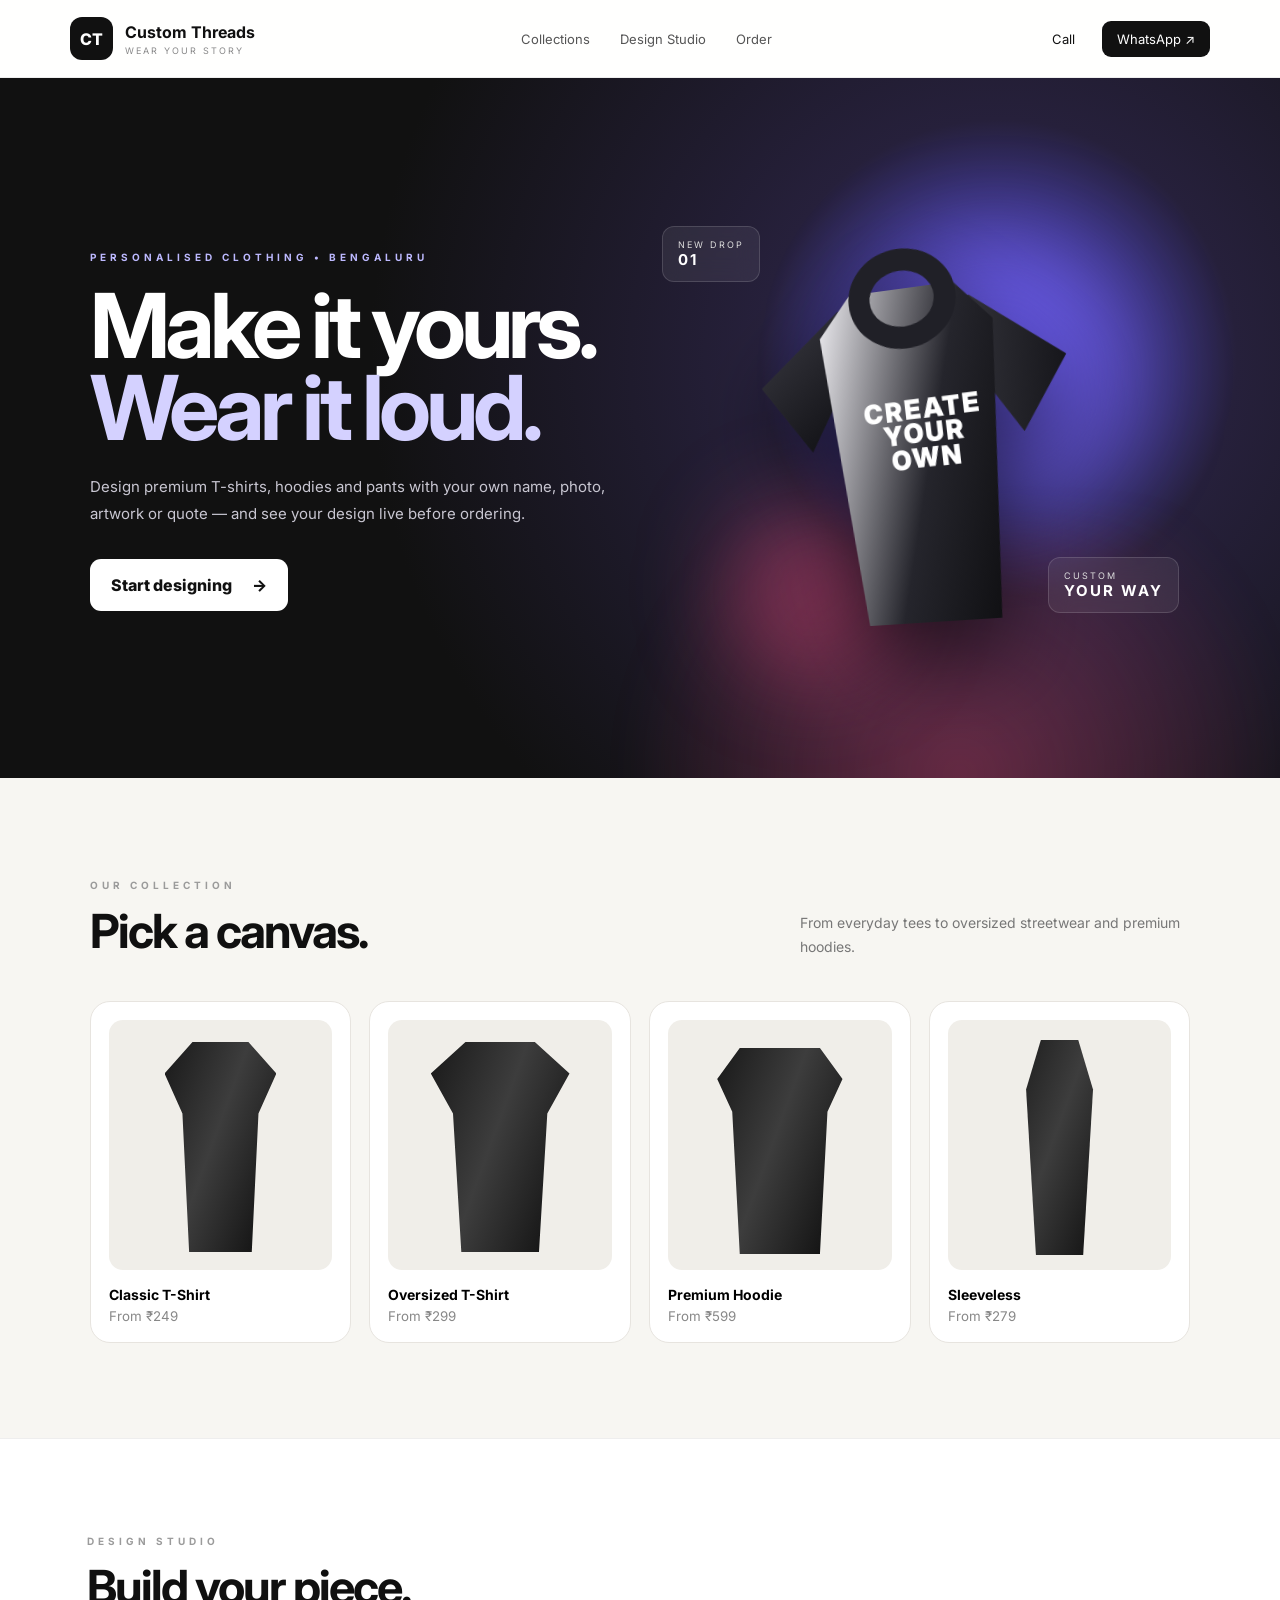
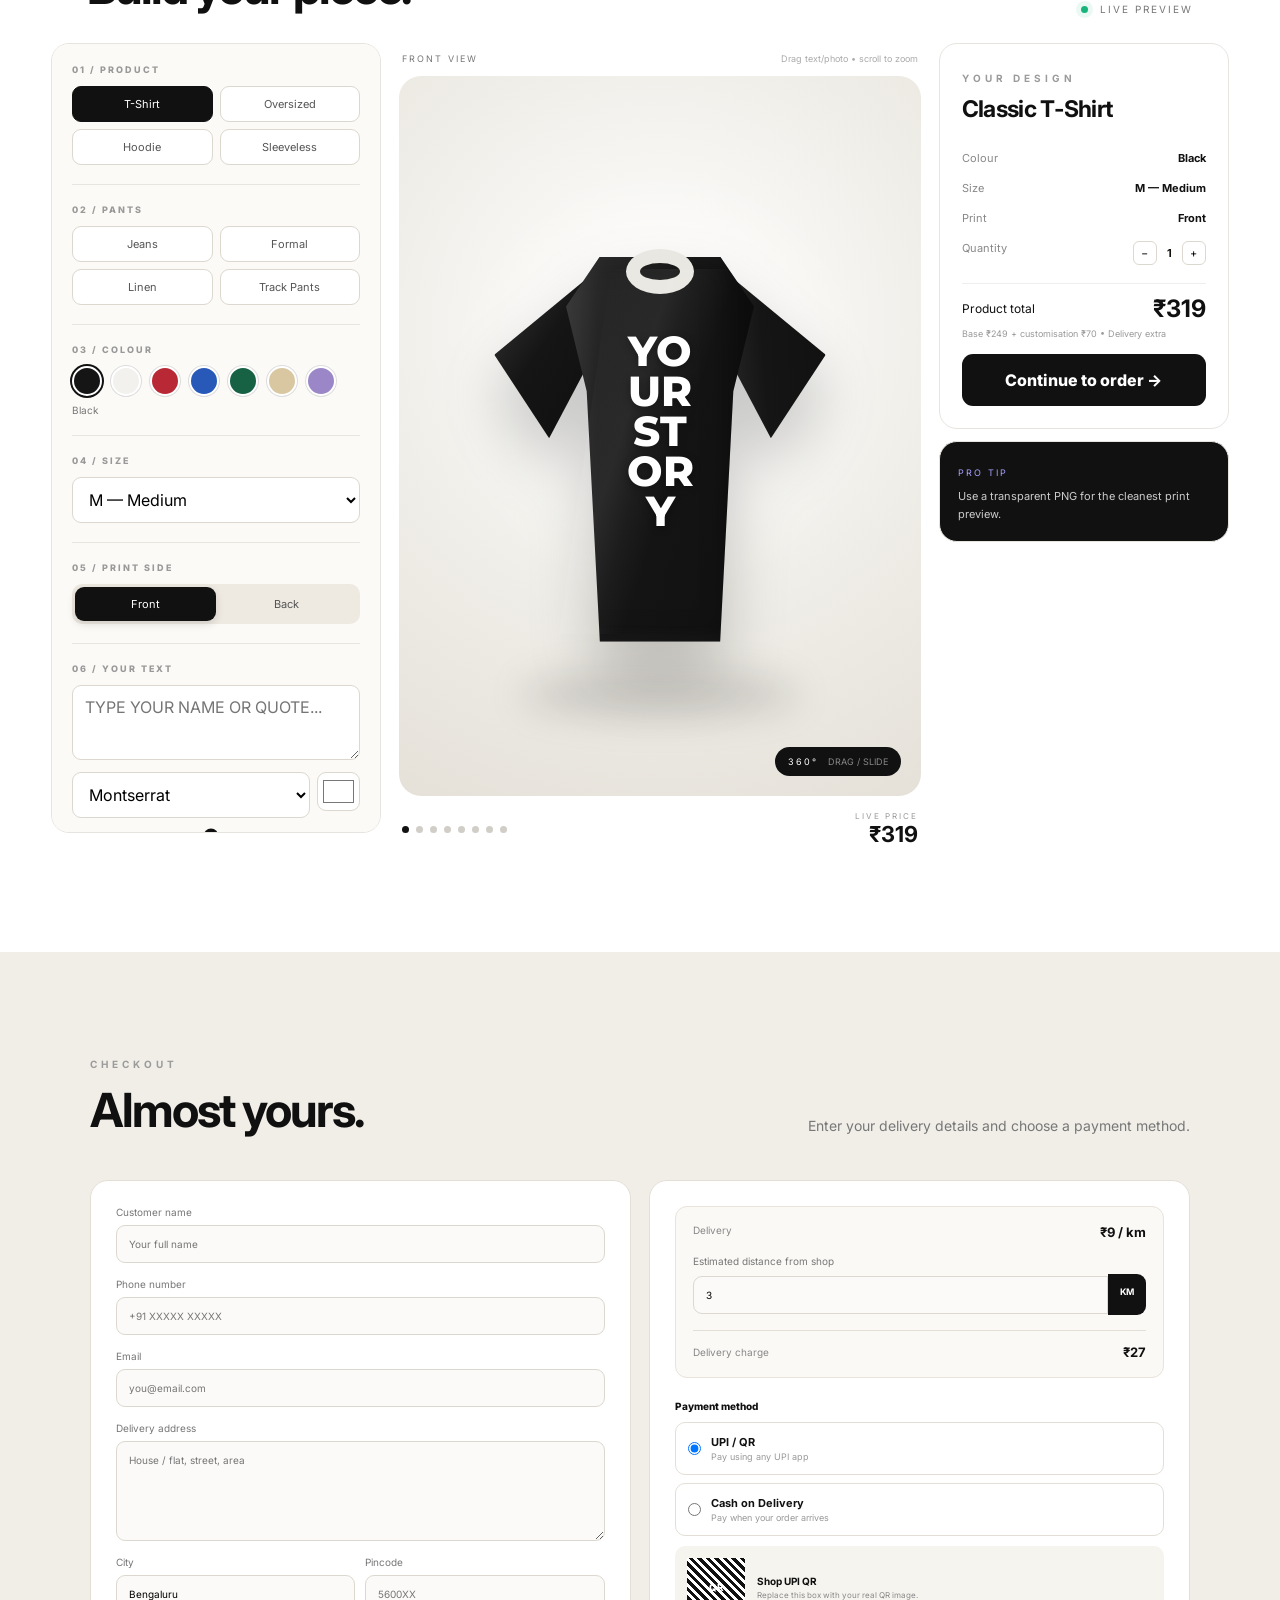
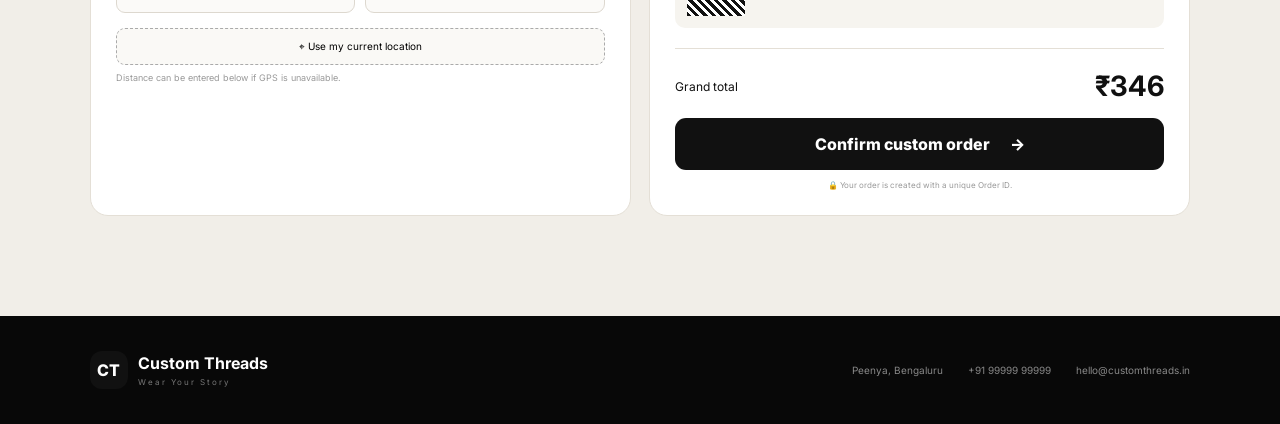
<file: index.html>
<!DOCTYPE html>
<html lang="en">
<head>
  <meta charset="UTF-8">
  <meta name="viewport" content="width=device-width, initial-scale=1.0">

  <title>Custom Threads — Premium Custom Clothing</title>

  <meta
    name="description"
    content="Premium custom T-shirt, hoodie and pants designer."
  >

  <link rel="preconnect" href="https://fonts.googleapis.com">
  <link rel="preconnect" href="https://fonts.gstatic.com" crossorigin>

  <link
    href="https://fonts.googleapis.com/css2?family=Bebas+Neue&family=Inter:wght@400;500;600;700;800&family=Lobster&family=Montserrat:wght@400;600;700;800&family=Oswald:wght@400;600;700&family=Pacifico&family=Poppins:wght@400;500;600;700;800&family=Roboto:wght@400;500;700&display=swap"
    rel="stylesheet"
  >

  <link rel="stylesheet" href="web2.css">
</head>

<body>

<!-- ================= HEADER ================= -->

<header class="topbar">

  <a class="brand" href="#">

    <span class="brand-mark">CT</span>

    <span>
      <strong>Custom Threads</strong>
      <small>WEAR YOUR STORY</small>
    </span>

  </a>

  <nav>
    <a href="#demos">Collections</a>
    <a href="#studio">Design Studio</a>
    <a href="#order">Order</a>
  </nav>

  <div class="top-actions">

    <a href="tel:+919999999999">
      Call
    </a>

    <a
      class="wa"
      href="https://wa.me/919999999999"
      target="_blank"
      rel="noopener"
    >
      WhatsApp ↗
    </a>

  </div>

</header>


<!-- ================= HERO ================= -->

<section class="hero">

  <div class="hero-copy">

    <span class="eyebrow">
      PERSONALISED CLOTHING • BENGALURU
    </span>

    <h1>
      Make it yours.
      <br>
      <em>Wear it loud.</em>
    </h1>

    <p>
      Design premium T-shirts, hoodies and pants with your own
      name, photo, artwork or quote — and see your design live
      before ordering.
    </p>

    <a class="primary-btn" href="#studio">
      Start designing
      <span>→</span>
    </a>

  </div>


  <div
    class="hero-stage"
    aria-label="Animated clothing showcase"
  >

    <div class="glow glow-a"></div>
    <div class="glow glow-b"></div>

    <div class="floating-card card-one">
      NEW DROP
      <br>
      <b>01</b>
    </div>

    <div class="floating-card card-two">
      CUSTOM
      <br>
      <b>YOUR WAY</b>
    </div>


    <div
      class="hero-garment garment-hoodie"
      data-hero="hoodie"
    >

      <div class="hero-hood"></div>

      <div class="hero-body"></div>

      <div class="hero-sleeve hs-left"></div>

      <div class="hero-sleeve hs-right"></div>

      <div class="hero-print">
        CREATE
        <br>
        YOUR
        <br>
        OWN
      </div>

    </div>

  </div>

</section>


<!-- ================= COLLECTION ================= -->

<section id="demos" class="section demos">

  <div class="section-head">

    <div>

      <span class="eyebrow">
        OUR COLLECTION
      </span>

      <h2>
        Pick a canvas.
      </h2>

    </div>

    <p>
      From everyday tees to oversized streetwear
      and premium hoodies.
    </p>

  </div>


  <div class="collection-grid">

    <button
      class="collection-card"
      data-product="tshirt"
    >

      <span class="mini-garment mini-tee"></span>

      <strong>
        Classic T-Shirt
      </strong>

      <small>
        From ₹249
      </small>

    </button>


    <button
      class="collection-card"
      data-product="oversized"
    >

      <span class="mini-garment mini-oversized"></span>

      <strong>
        Oversized T-Shirt
      </strong>

      <small>
        From ₹299
      </small>

    </button>


    <button
      class="collection-card"
      data-product="hoodie"
    >

      <span class="mini-garment mini-hoodie"></span>

      <strong>
        Premium Hoodie
      </strong>

      <small>
        From ₹599
      </small>

    </button>


    <button
      class="collection-card"
      data-product="sleeveless"
    >

      <span class="mini-garment mini-sleeveless"></span>

      <strong>
        Sleeveless
      </strong>

      <small>
        From ₹279
      </small>

    </button>

  </div>

</section>


<!-- ================= DESIGN STUDIO ================= -->

<section id="studio" class="studio-section">

  <div class="section-head studio-title">

    <div>

      <span class="eyebrow">
        DESIGN STUDIO
      </span>

      <h2>
        Build your piece.
      </h2>

    </div>

    <div class="studio-status">
      <span></span>
      LIVE PREVIEW
    </div>

  </div>


  <div class="studio-layout">


    <!-- ================= CONTROLS ================= -->

    <aside class="control-panel">


      <!-- PRODUCT -->

      <div class="control-group">

        <label class="control-label">
          01 / PRODUCT
        </label>

        <div class="pill-grid product-grid">

          <button
            class="pill active"
            data-product="tshirt"
          >
            T-Shirt
          </button>

          <button
            class="pill"
            data-product="oversized"
          >
            Oversized
          </button>

          <button
            class="pill"
            data-product="hoodie"
          >
            Hoodie
          </button>

          <button
            class="pill"
            data-product="sleeveless"
          >
            Sleeveless
          </button>

        </div>

      </div>


      <!-- PANTS -->

      <div class="control-group">

        <label class="control-label">
          02 / PANTS
        </label>

        <div class="pill-grid product-grid">

          <button
            class="pill"
            data-product="jeans"
          >
            Jeans
          </button>

          <button
            class="pill"
            data-product="formal"
          >
            Formal
          </button>

          <button
            class="pill"
            data-product="linen"
          >
            Linen
          </button>

          <button
            class="pill"
            data-product="track"
          >
            Track Pants
          </button>

        </div>

      </div>


      <!-- COLOUR -->

      <div class="control-group">

        <label class="control-label">
          03 / COLOUR
        </label>

        <div class="swatches" id="swatches">

          <button
            class="swatch active"
            data-name="Black"
            data-color="#151515"
            style="--sw:#151515"
          ></button>

          <button
            class="swatch"
            data-name="White"
            data-color="#f2f1ed"
            style="--sw:#f2f1ed"
          ></button>

          <button
            class="swatch"
            data-name="Red"
            data-color="#b92835"
            style="--sw:#b92835"
          ></button>

          <button
            class="swatch"
            data-name="Royal Blue"
            data-color="#2859b8"
            style="--sw:#2859b8"
          ></button>

          <button
            class="swatch"
            data-name="Forest"
            data-color="#176144"
            style="--sw:#176144"
          ></button>

          <button
            class="swatch"
            data-name="Cream"
            data-color="#d9c7a2"
            style="--sw:#d9c7a2"
          ></button>

          <button
            class="swatch"
            data-name="Lavender"
            data-color="#9b87c7"
            style="--sw:#9b87c7"
          ></button>

        </div>

        <div
          class="selected-note"
          id="colourName"
        >
          Black
        </div>

      </div>


      <!-- SIZE -->

      <div class="control-group">

        <label class="control-label">
          04 / SIZE
        </label>

        <div class="select-wrap">

          <select id="size">

            <option>
              S — Small
            </option>

            <option selected>
              M — Medium
            </option>

            <option>
              L — Large
            </option>

            <option>
              XL — Extra Large
            </option>

            <option>
              XXL — 2XL
            </option>

            <option>
              3XL — 3XL
            </option>

          </select>

        </div>

      </div>


      <!-- SIDE -->

      <div class="control-group">

        <label class="control-label">
          05 / PRINT SIDE
        </label>

        <div class="segmented">

          <button
            class="active"
            data-side="front"
          >
            Front
          </button>

          <button
            data-side="back"
          >
            Back
          </button>

        </div>

      </div>


      <!-- TEXT -->

      <div class="control-group">

        <label class="control-label">
          06 / YOUR TEXT
        </label>

        <textarea
          id="customText"
          maxlength="80"
          placeholder="TYPE YOUR NAME OR QUOTE..."
        ></textarea>


        <div class="tool-row">

          <select
            id="fontStyle"
            aria-label="Font"
          >

            <option value="Montserrat">
              Montserrat
            </option>

            <option value="Poppins">
              Poppins
            </option>

            <option value="Bebas Neue">
              Bebas Neue
            </option>

            <option value="Oswald">
              Oswald
            </option>

            <option value="Roboto">
              Roboto
            </option>

            <option value="Lobster">
              Lobster
            </option>

            <option value="Pacifico">
              Pacifico
            </option>

          </select>


          <input
            id="textColor"
            type="color"
            value="#ffffff"
            title="Text colour"
          >

        </div>


        <div class="range-row">

          <span>
            Text size
          </span>

          <input
            id="textSize"
            type="range"
            min="14"
            max="100"
            value="42"
          >

          <b id="textSizeValue">
            42
          </b>

        </div>


        <div class="format-row">

          <button
            id="boldBtn"
            class="format-btn active"
          >
            B
          </button>

          <button
            id="italicBtn"
            class="format-btn"
          >
            <i>I</i>
          </button>

          <button
            id="centerTextBtn"
            class="format-btn"
          >
            Center
          </button>

        </div>

      </div>


      <!-- PHOTO -->

      <div class="control-group">

        <label class="control-label">
          07 / PHOTO
        </label>

        <label class="upload-area">

          <input
            id="photoUpload"
            type="file"
            accept="image/png,image/jpeg,image/webp"
          >

          <span class="upload-icon">
            ＋
          </span>

          <span>

            <b>
              Upload artwork / photo
            </b>

            <small>
              PNG, JPG, WEBP
            </small>

          </span>

        </label>


        <button
          id="removePhoto"
          class="ghost-btn"
        >
          Remove photo
        </button>

      </div>


      <!-- POSITION -->

      <div class="control-group">

        <label class="control-label">
          08 / DESIGN POSITION
        </label>


        <div class="range-row">

          <span>
            Horizontal
          </span>

          <input
            id="posX"
            type="range"
            min="0"
            max="100"
            value="50"
          >

          <b id="posXValue">
            50%
          </b>

        </div>


        <div class="range-row">

          <span>
            Vertical
          </span>

          <input
            id="posY"
            type="range"
            min="0"
            max="100"
            value="48"
          >

          <b id="posYValue">
            48%
          </b>

        </div>


        <div class="range-row">

          <span>
            Photo size
          </span>

          <input
            id="photoSize"
            type="range"
            min="10"
            max="90"
            value="35"
          >

          <b id="photoSizeValue">
            35%
          </b>

        </div>

      </div>


      <!-- 360 VIEW -->

      <div class="control-group">

        <label class="control-label">
          09 / 360° VIEW
        </label>

        <div class="range-row">

          <span>
            Rotate
          </span>

          <input
            id="rotate360"
            type="range"
            min="0"
            max="360"
            value="0"
          >

          <b id="rotateValue">
            0°
          </b>

        </div>


        <div class="rotation-presets">

          <button data-rotation="0">
            Front
          </button>

          <button data-rotation="90">
            Side
          </button>

          <button data-rotation="180">
            Back
          </button>

          <button data-rotation="270">
            Side
          </button>

        </div>

      </div>

    </aside>


    <!-- ================= VIEWER ================= -->

    <main class="viewer-panel">

      <div class="viewer-toolbar">

        <span id="viewLabel">
          FRONT VIEW
        </span>

        <span class="hint">
          Drag text/photo • scroll to zoom
        </span>

      </div>


      <div
        class="viewer"
        id="viewer"
      >

        <div class="floor-shadow"></div>


        <div
          class="product-stage"
          id="productStage"
        >

          <div
            class="garment garment-tshirt"
            id="garment"
          >

            <div class="garment-hood"></div>

            <div class="garment-left"></div>

            <div class="garment-right"></div>

            <div class="garment-collar"></div>

            <div class="garment-body"></div>

            <div class="garment-pocket"></div>

            <div class="fabric-shine"></div>


            <div
              class="print-surface"
              id="printSurface"
            >

              <div
                class="design-item design-text"
                id="designText"
              >
                YOUR
                <br>
                STORY
              </div>


              <img
                class="design-item design-photo"
                id="designPhoto"
                alt="Uploaded artwork"
              >

            </div>

          </div>

        </div>


        <div class="viewer-badge">

          360°

          <span>
            DRAG / SLIDE
          </span>

        </div>

      </div>


      <div class="viewer-bottom">

        <div class="angle-dots">

          <button
            data-rotation="0"
            class="active"
          ></button>

          <button data-rotation="45"></button>

          <button data-rotation="90"></button>

          <button data-rotation="135"></button>

          <button data-rotation="180"></button>

          <button data-rotation="225"></button>

          <button data-rotation="270"></button>

          <button data-rotation="315"></button>

        </div>


        <div class="live-price">

          <small>
            LIVE PRICE
          </small>

          <strong id="price">
            ₹299
          </strong>

        </div>

      </div>

    </main>


    <!-- ================= SUMMARY ================= -->

    <aside class="summary-panel">

      <div class="summary-card">

        <span class="eyebrow">
          YOUR DESIGN
        </span>

        <h3 id="summaryProduct">
          Classic T-Shirt
        </h3>


        <div class="summary-line">

          <span>
            Colour
          </span>

          <b id="summaryColor">
            Black
          </b>

        </div>


        <div class="summary-line">

          <span>
            Size
          </span>

          <b id="summarySize">
            M — Medium
          </b>

        </div>


        <div class="summary-line">

          <span>
            Print
          </span>

          <b id="summarySide">
            Front
          </b>

        </div>


        <div class="summary-line">

          <span>
            Quantity
          </span>

          <div class="qty">

            <button id="qtyMinus">
              −
            </button>

            <b id="quantity">
              1
            </b>

            <button id="qtyPlus">
              +
            </button>

          </div>

        </div>


        <div class="divider"></div>


        <div class="summary-total">

          <span>
            Product total
          </span>

          <strong id="summaryTotal">
            ₹299
          </strong>

        </div>


        <p
          class="price-note"
          id="priceNote"
        >
          Base ₹249 + customisation ₹50
        </p>


        <a
          class="primary-btn full"
          href="#order"
        >
          Continue to order →
        </a>

      </div>


      <div class="tip-card">

        <span>
          PRO TIP
        </span>

        <p>
          Use a transparent PNG for the cleanest print preview.
        </p>

      </div>

    </aside>

  </div>

</section>


<!-- ================= ORDER ================= -->

<section
  id="order"
  class="order-section"
>

  <div class="order-wrap">

    <div class="section-head">

      <div>

        <span class="eyebrow">
          CHECKOUT
        </span>

        <h2>
          Almost yours.
        </h2>

      </div>

      <p>
        Enter your delivery details and choose a payment method.
      </p>

    </div>


    <form
      id="orderForm"
      class="order-grid"
    >

      <div class="form-card">

        <label>

          Customer name

          <input
            id="customerName"
            required
            placeholder="Your full name"
          >

        </label>


        <label>

          Phone number

          <input
            id="phone"
            required
            inputmode="tel"
            placeholder="+91 XXXXX XXXXX"
          >

        </label>


        <label>

          Email

          <input
            id="email"
            type="email"
            required
            placeholder="you@email.com"
          >

        </label>


        <label>

          Delivery address

          <textarea
            id="address"
            required
            placeholder="House / flat, street, area"
          ></textarea>

        </label>


        <div class="two-col">

          <label>

            City

            <input
              id="city"
              required
              value="Bengaluru"
            >

          </label>


          <label>

            Pincode

            <input
              id="pincode"
              required
              inputmode="numeric"
              placeholder="5600XX"
            >

          </label>

        </div>


        <button
          type="button"
          class="location-btn"
          id="locationBtn"
        >
          ⌖ Use my current location
        </button>


        <div
          id="locationStatus"
          class="location-status"
        >
          Distance can be entered below if GPS is unavailable.
        </div>

      </div>


      <div class="form-card">


        <div class="delivery-box">

          <div>

            <span>
              Delivery
            </span>

            <strong>
              ₹9 / km
            </strong>

          </div>


          <label>

            Estimated distance from shop

            <div class="km-input">

              <input
                id="distance"
                type="number"
                min="0"
                step="0.1"
                value="3"
              >

              <b>
                KM
              </b>

            </div>

          </label>


          <div class="delivery-total">

            <span>
              Delivery charge
            </span>

            <strong id="deliveryCharge">
              ₹27
            </strong>

          </div>

        </div>


        <div class="payment-title">
          Payment method
        </div>


        <label class="payment-option">

          <input
            type="radio"
            name="payment"
            value="UPI"
            checked
          >

          <span>

            <b>
              UPI / QR
            </b>

            <small>
              Pay using any UPI app
            </small>

          </span>

        </label>


        <label class="payment-option">

          <input
            type="radio"
            name="payment"
            value="COD"
          >

          <span>

            <b>
              Cash on Delivery
            </b>

            <small>
              Pay when your order arrives
            </small>

          </span>

        </label>


        <div
          id="qrBox"
          class="qr-box"
        >

          <div class="qr-placeholder">
            QR
          </div>

          <div>

            <b>
              Shop UPI QR
            </b>

            <small>
              Replace this box with your real QR image.
            </small>

          </div>

        </div>


        <div class="checkout-total">

          <span>
            Grand total
          </span>

          <strong id="grandTotal">
            ₹326
          </strong>

        </div>


        <button
          class="primary-btn full order-btn"
          type="submit"
        >

          Confirm custom order

          <span>
            →
          </span>

        </button>


        <p class="secure-note">
          🔒 Your order is created with a unique Order ID.
        </p>

      </div>

    </form>

  </div>

</section>


<!-- ================= SUCCESS ================= -->

<section
  id="successSection"
  class="success-section"
>

  <div class="success-card">

    <div class="success-check">
      ✓
    </div>

    <span class="eyebrow">
      ORDER RECEIVED
    </span>

    <h2>
      It's officially yours.
    </h2>

    <p>
      Share this Order ID with the shop for future tracking.
    </p>


    <div class="order-id-box">

      <small>
        ORDER ID
      </small>

      <strong id="orderId">
        CT-000000
      </strong>

    </div>


    <div class="success-actions">

      <button
        class="ghost-btn"
        onclick="window.print()"
      >
        Print order
      </button>


      <button
        class="primary-btn"
        id="whatsappOrder"
      >
        Send to WhatsApp →
      </button>

    </div>

  </div>

</section>


<!-- ================= FOOTER ================= -->

<footer>

  <div class="footer-brand">

    <span class="brand-mark">
      CT
    </span>

    <div>

      <b>
        Custom Threads
      </b>

      <small>
        Wear Your Story
      </small>

    </div>

  </div>


  <div>

    <span>
      Peenya, Bengaluru
    </span>

    <span>
      +91 99999 99999
    </span>

    <span>
      hello@customthreads.in
    </span>

  </div>

</footer>


<script src="web3.js"></script>

</body>
</html>
</file>
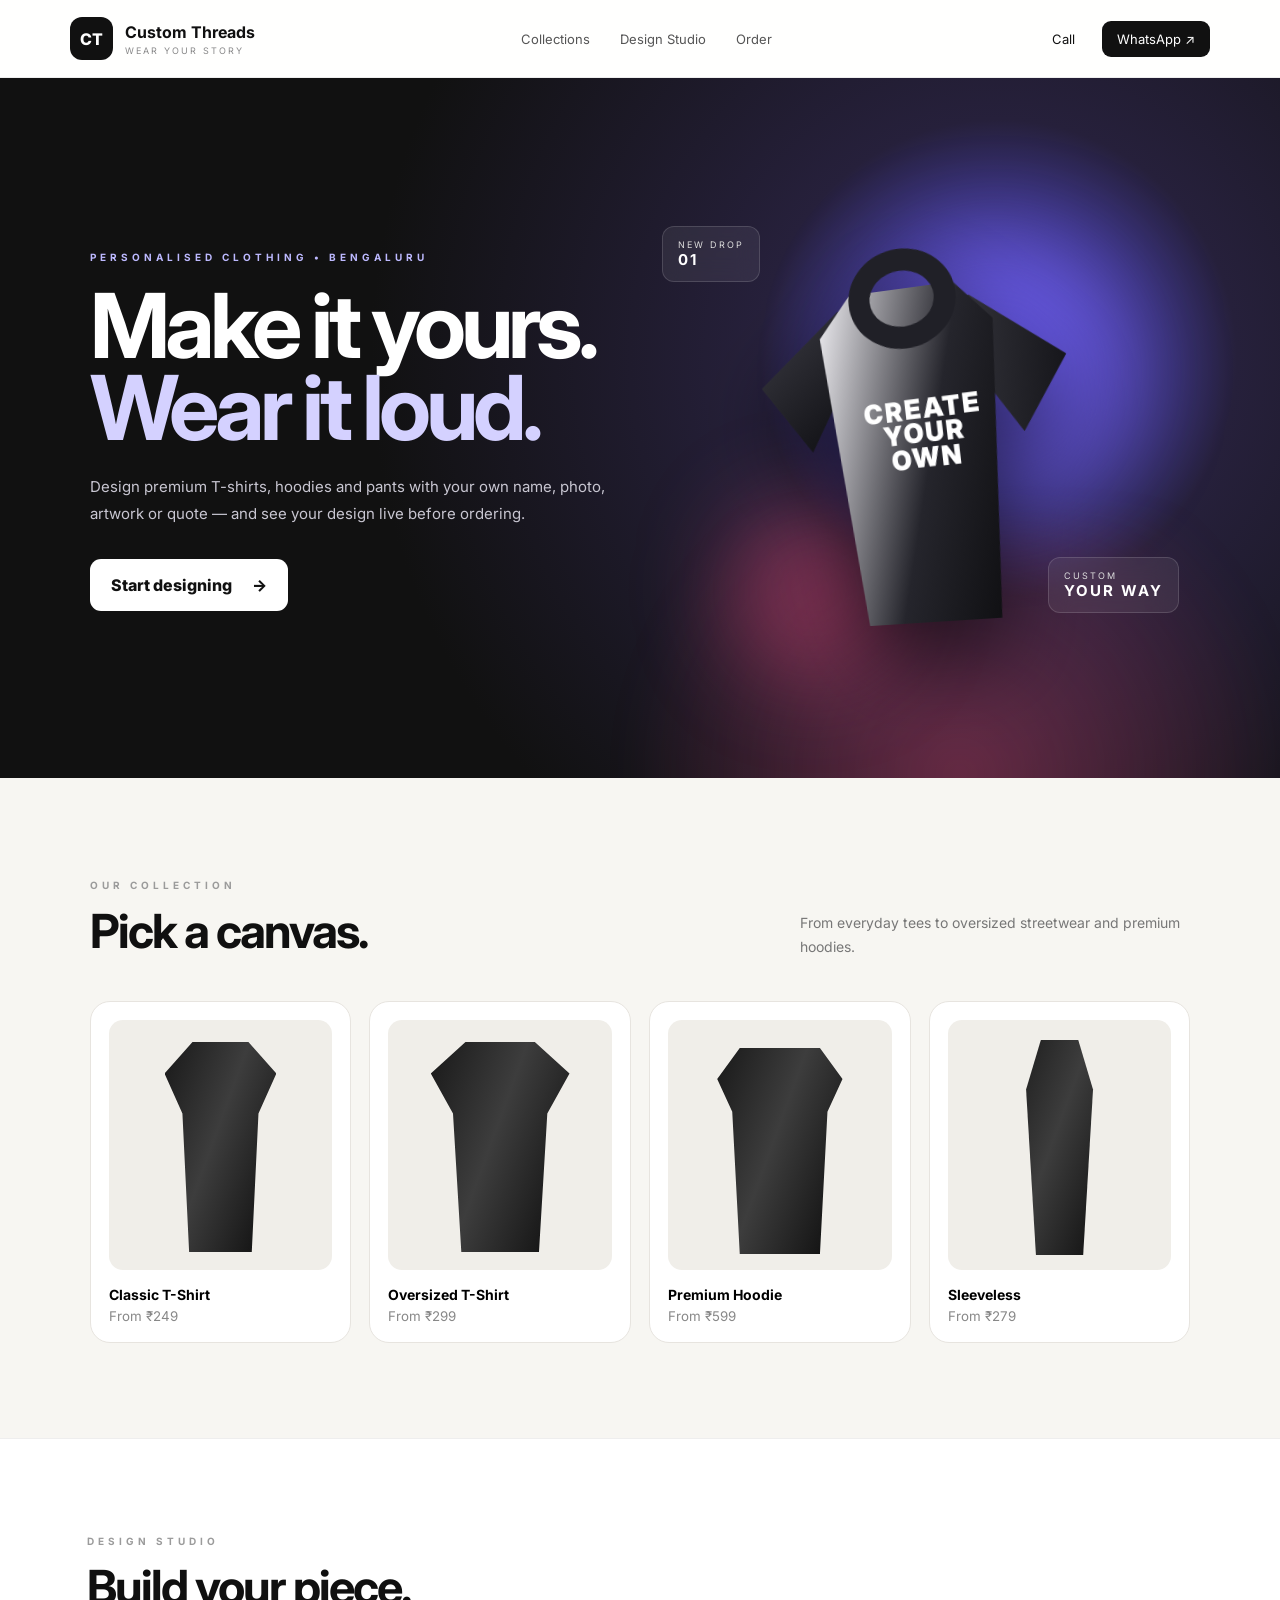
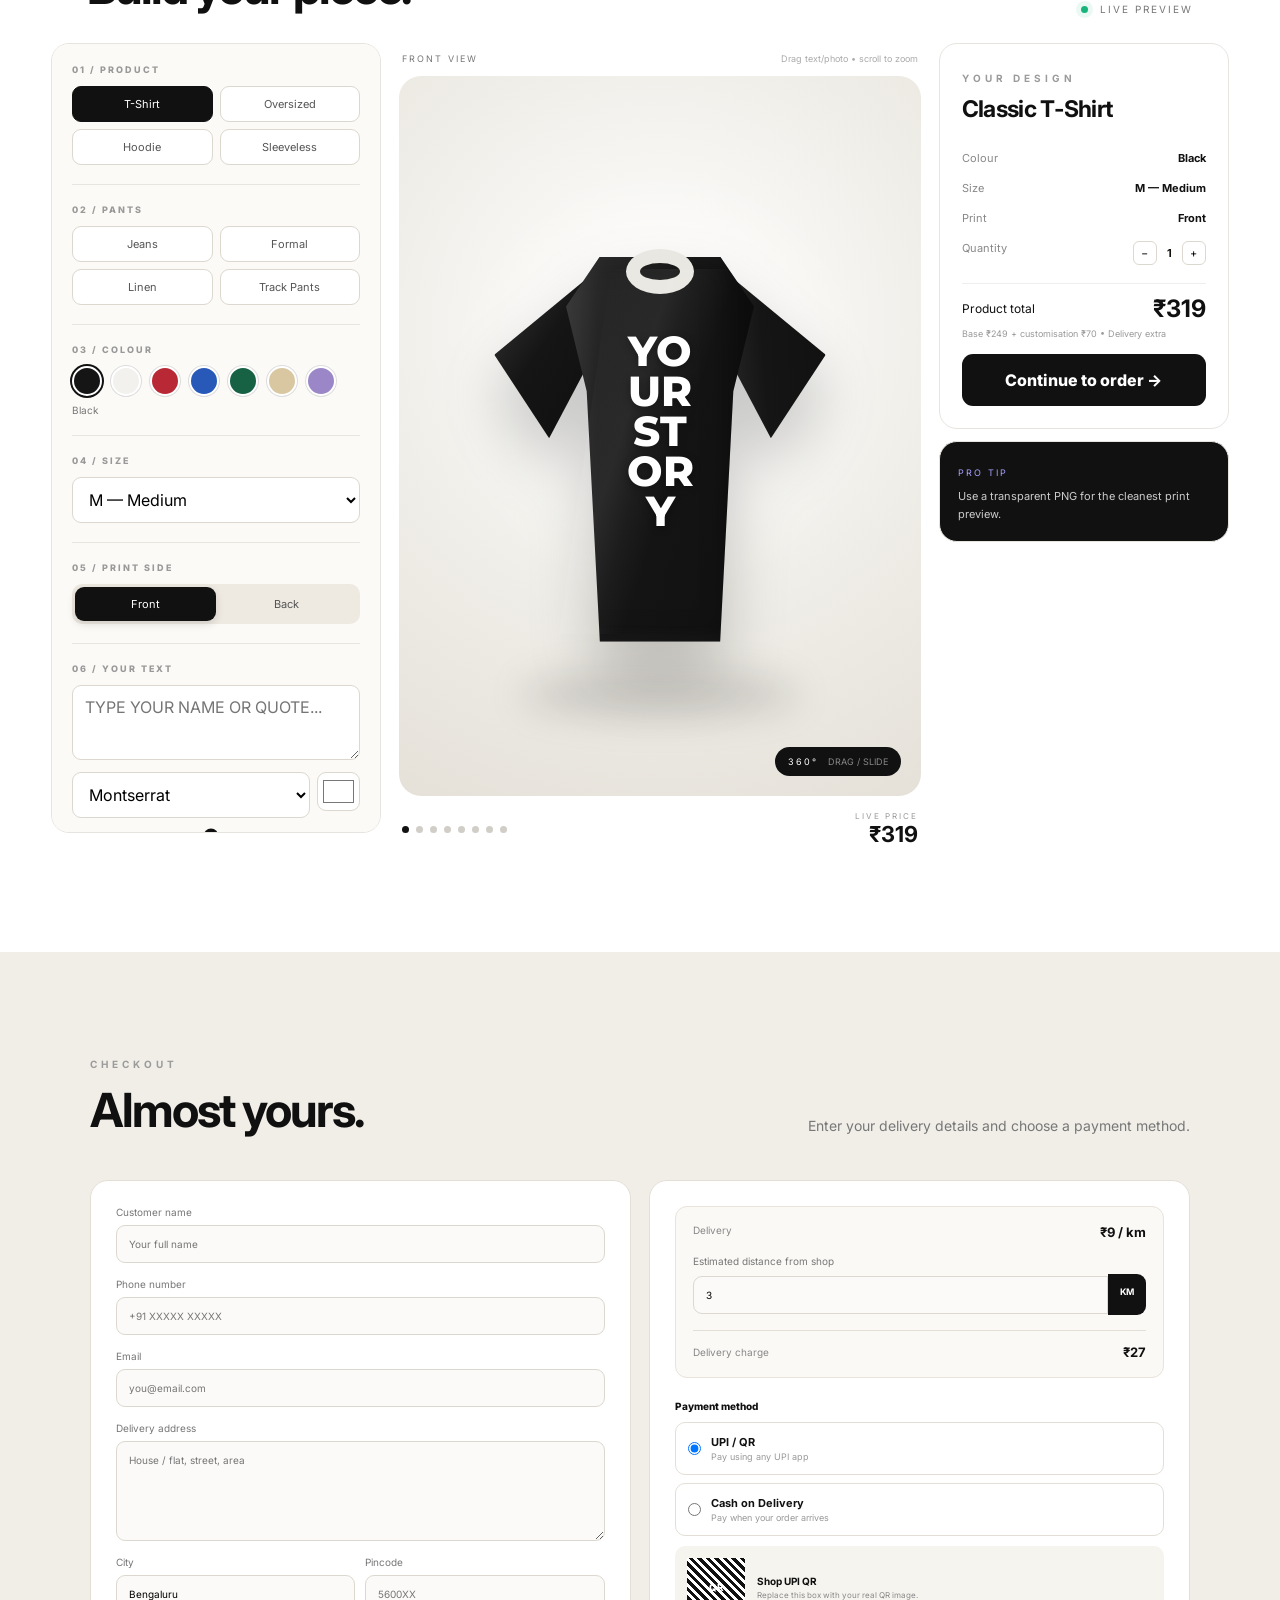
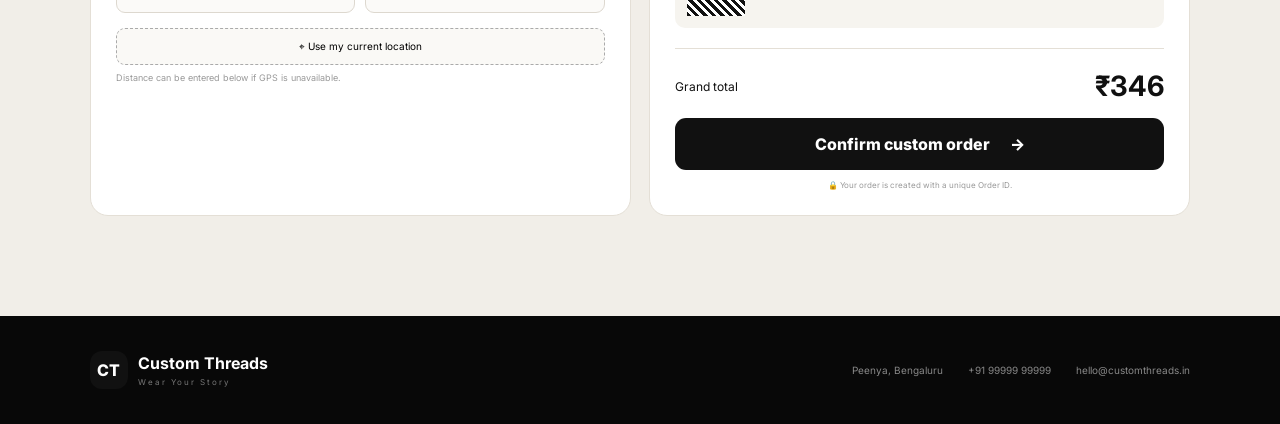
<file: web1.html>
<!DOCTYPE html>
<html lang="en">
<head>
  <meta charset="UTF-8">
  <meta name="viewport" content="width=device-width, initial-scale=1.0">

  <title>Custom Threads — Premium Custom Clothing</title>

  <meta
    name="description"
    content="Premium custom T-shirt, hoodie and pants designer."
  >

  <link rel="preconnect" href="https://fonts.googleapis.com">
  <link rel="preconnect" href="https://fonts.gstatic.com" crossorigin>

  <link
    href="https://fonts.googleapis.com/css2?family=Bebas+Neue&family=Inter:wght@400;500;600;700;800&family=Lobster&family=Montserrat:wght@400;600;700;800&family=Oswald:wght@400;600;700&family=Pacifico&family=Poppins:wght@400;500;600;700;800&family=Roboto:wght@400;500;700&display=swap"
    rel="stylesheet"
  >

  <link rel="stylesheet" href="web2.css">
</head>

<body>

<!-- ================= HEADER ================= -->

<header class="topbar">

  <a class="brand" href="#">

    <span class="brand-mark">CT</span>

    <span>
      <strong>Custom Threads</strong>
      <small>WEAR YOUR STORY</small>
    </span>

  </a>

  <nav>
    <a href="#demos">Collections</a>
    <a href="#studio">Design Studio</a>
    <a href="#order">Order</a>
  </nav>

  <div class="top-actions">

    <a href="tel:+919999999999">
      Call
    </a>

    <a
      class="wa"
      href="https://wa.me/919999999999"
      target="_blank"
      rel="noopener"
    >
      WhatsApp ↗
    </a>

  </div>

</header>


<!-- ================= HERO ================= -->

<section class="hero">

  <div class="hero-copy">

    <span class="eyebrow">
      PERSONALISED CLOTHING • BENGALURU
    </span>

    <h1>
      Make it yours.
      <br>
      <em>Wear it loud.</em>
    </h1>

    <p>
      Design premium T-shirts, hoodies and pants with your own
      name, photo, artwork or quote — and see your design live
      before ordering.
    </p>

    <a class="primary-btn" href="#studio">
      Start designing
      <span>→</span>
    </a>

  </div>


  <div
    class="hero-stage"
    aria-label="Animated clothing showcase"
  >

    <div class="glow glow-a"></div>
    <div class="glow glow-b"></div>

    <div class="floating-card card-one">
      NEW DROP
      <br>
      <b>01</b>
    </div>

    <div class="floating-card card-two">
      CUSTOM
      <br>
      <b>YOUR WAY</b>
    </div>


    <div
      class="hero-garment garment-hoodie"
      data-hero="hoodie"
    >

      <div class="hero-hood"></div>

      <div class="hero-body"></div>

      <div class="hero-sleeve hs-left"></div>

      <div class="hero-sleeve hs-right"></div>

      <div class="hero-print">
        CREATE
        <br>
        YOUR
        <br>
        OWN
      </div>

    </div>

  </div>

</section>


<!-- ================= COLLECTION ================= -->

<section id="demos" class="section demos">

  <div class="section-head">

    <div>

      <span class="eyebrow">
        OUR COLLECTION
      </span>

      <h2>
        Pick a canvas.
      </h2>

    </div>

    <p>
      From everyday tees to oversized streetwear
      and premium hoodies.
    </p>

  </div>


  <div class="collection-grid">

    <button
      class="collection-card"
      data-product="tshirt"
    >

      <span class="mini-garment mini-tee"></span>

      <strong>
        Classic T-Shirt
      </strong>

      <small>
        From ₹249
      </small>

    </button>


    <button
      class="collection-card"
      data-product="oversized"
    >

      <span class="mini-garment mini-oversized"></span>

      <strong>
        Oversized T-Shirt
      </strong>

      <small>
        From ₹299
      </small>

    </button>


    <button
      class="collection-card"
      data-product="hoodie"
    >

      <span class="mini-garment mini-hoodie"></span>

      <strong>
        Premium Hoodie
      </strong>

      <small>
        From ₹599
      </small>

    </button>


    <button
      class="collection-card"
      data-product="sleeveless"
    >

      <span class="mini-garment mini-sleeveless"></span>

      <strong>
        Sleeveless
      </strong>

      <small>
        From ₹279
      </small>

    </button>

  </div>

</section>


<!-- ================= DESIGN STUDIO ================= -->

<section id="studio" class="studio-section">

  <div class="section-head studio-title">

    <div>

      <span class="eyebrow">
        DESIGN STUDIO
      </span>

      <h2>
        Build your piece.
      </h2>

    </div>

    <div class="studio-status">
      <span></span>
      LIVE PREVIEW
    </div>

  </div>


  <div class="studio-layout">


    <!-- ================= CONTROLS ================= -->

    <aside class="control-panel">


      <!-- PRODUCT -->

      <div class="control-group">

        <label class="control-label">
          01 / PRODUCT
        </label>

        <div class="pill-grid product-grid">

          <button
            class="pill active"
            data-product="tshirt"
          >
            T-Shirt
          </button>

          <button
            class="pill"
            data-product="oversized"
          >
            Oversized
          </button>

          <button
            class="pill"
            data-product="hoodie"
          >
            Hoodie
          </button>

          <button
            class="pill"
            data-product="sleeveless"
          >
            Sleeveless
          </button>

        </div>

      </div>


      <!-- PANTS -->

      <div class="control-group">

        <label class="control-label">
          02 / PANTS
        </label>

        <div class="pill-grid product-grid">

          <button
            class="pill"
            data-product="jeans"
          >
            Jeans
          </button>

          <button
            class="pill"
            data-product="formal"
          >
            Formal
          </button>

          <button
            class="pill"
            data-product="linen"
          >
            Linen
          </button>

          <button
            class="pill"
            data-product="track"
          >
            Track Pants
          </button>

        </div>

      </div>


      <!-- COLOUR -->

      <div class="control-group">

        <label class="control-label">
          03 / COLOUR
        </label>

        <div class="swatches" id="swatches">

          <button
            class="swatch active"
            data-name="Black"
            data-color="#151515"
            style="--sw:#151515"
          ></button>

          <button
            class="swatch"
            data-name="White"
            data-color="#f2f1ed"
            style="--sw:#f2f1ed"
          ></button>

          <button
            class="swatch"
            data-name="Red"
            data-color="#b92835"
            style="--sw:#b92835"
          ></button>

          <button
            class="swatch"
            data-name="Royal Blue"
            data-color="#2859b8"
            style="--sw:#2859b8"
          ></button>

          <button
            class="swatch"
            data-name="Forest"
            data-color="#176144"
            style="--sw:#176144"
          ></button>

          <button
            class="swatch"
            data-name="Cream"
            data-color="#d9c7a2"
            style="--sw:#d9c7a2"
          ></button>

          <button
            class="swatch"
            data-name="Lavender"
            data-color="#9b87c7"
            style="--sw:#9b87c7"
          ></button>

        </div>

        <div
          class="selected-note"
          id="colourName"
        >
          Black
        </div>

      </div>


      <!-- SIZE -->

      <div class="control-group">

        <label class="control-label">
          04 / SIZE
        </label>

        <div class="select-wrap">

          <select id="size">

            <option>
              S — Small
            </option>

            <option selected>
              M — Medium
            </option>

            <option>
              L — Large
            </option>

            <option>
              XL — Extra Large
            </option>

            <option>
              XXL — 2XL
            </option>

            <option>
              3XL — 3XL
            </option>

          </select>

        </div>

      </div>


      <!-- SIDE -->

      <div class="control-group">

        <label class="control-label">
          05 / PRINT SIDE
        </label>

        <div class="segmented">

          <button
            class="active"
            data-side="front"
          >
            Front
          </button>

          <button
            data-side="back"
          >
            Back
          </button>

        </div>

      </div>


      <!-- TEXT -->

      <div class="control-group">

        <label class="control-label">
          06 / YOUR TEXT
        </label>

        <textarea
          id="customText"
          maxlength="80"
          placeholder="TYPE YOUR NAME OR QUOTE..."
        ></textarea>


        <div class="tool-row">

          <select
            id="fontStyle"
            aria-label="Font"
          >

            <option value="Montserrat">
              Montserrat
            </option>

            <option value="Poppins">
              Poppins
            </option>

            <option value="Bebas Neue">
              Bebas Neue
            </option>

            <option value="Oswald">
              Oswald
            </option>

            <option value="Roboto">
              Roboto
            </option>

            <option value="Lobster">
              Lobster
            </option>

            <option value="Pacifico">
              Pacifico
            </option>

          </select>


          <input
            id="textColor"
            type="color"
            value="#ffffff"
            title="Text colour"
          >

        </div>


        <div class="range-row">

          <span>
            Text size
          </span>

          <input
            id="textSize"
            type="range"
            min="14"
            max="100"
            value="42"
          >

          <b id="textSizeValue">
            42
          </b>

        </div>


        <div class="format-row">

          <button
            id="boldBtn"
            class="format-btn active"
          >
            B
          </button>

          <button
            id="italicBtn"
            class="format-btn"
          >
            <i>I</i>
          </button>

          <button
            id="centerTextBtn"
            class="format-btn"
          >
            Center
          </button>

        </div>

      </div>


      <!-- PHOTO -->

      <div class="control-group">

        <label class="control-label">
          07 / PHOTO
        </label>

        <label class="upload-area">

          <input
            id="photoUpload"
            type="file"
            accept="image/png,image/jpeg,image/webp"
          >

          <span class="upload-icon">
            ＋
          </span>

          <span>

            <b>
              Upload artwork / photo
            </b>

            <small>
              PNG, JPG, WEBP
            </small>

          </span>

        </label>


        <button
          id="removePhoto"
          class="ghost-btn"
        >
          Remove photo
        </button>

      </div>


      <!-- POSITION -->

      <div class="control-group">

        <label class="control-label">
          08 / DESIGN POSITION
        </label>


        <div class="range-row">

          <span>
            Horizontal
          </span>

          <input
            id="posX"
            type="range"
            min="0"
            max="100"
            value="50"
          >

          <b id="posXValue">
            50%
          </b>

        </div>


        <div class="range-row">

          <span>
            Vertical
          </span>

          <input
            id="posY"
            type="range"
            min="0"
            max="100"
            value="48"
          >

          <b id="posYValue">
            48%
          </b>

        </div>


        <div class="range-row">

          <span>
            Photo size
          </span>

          <input
            id="photoSize"
            type="range"
            min="10"
            max="90"
            value="35"
          >

          <b id="photoSizeValue">
            35%
          </b>

        </div>

      </div>


      <!-- 360 VIEW -->

      <div class="control-group">

        <label class="control-label">
          09 / 360° VIEW
        </label>

        <div class="range-row">

          <span>
            Rotate
          </span>

          <input
            id="rotate360"
            type="range"
            min="0"
            max="360"
            value="0"
          >

          <b id="rotateValue">
            0°
          </b>

        </div>


        <div class="rotation-presets">

          <button data-rotation="0">
            Front
          </button>

          <button data-rotation="90">
            Side
          </button>

          <button data-rotation="180">
            Back
          </button>

          <button data-rotation="270">
            Side
          </button>

        </div>

      </div>

    </aside>


    <!-- ================= VIEWER ================= -->

    <main class="viewer-panel">

      <div class="viewer-toolbar">

        <span id="viewLabel">
          FRONT VIEW
        </span>

        <span class="hint">
          Drag text/photo • scroll to zoom
        </span>

      </div>


      <div
        class="viewer"
        id="viewer"
      >

        <div class="floor-shadow"></div>


        <div
          class="product-stage"
          id="productStage"
        >

          <div
            class="garment garment-tshirt"
            id="garment"
          >

            <div class="garment-hood"></div>

            <div class="garment-left"></div>

            <div class="garment-right"></div>

            <div class="garment-collar"></div>

            <div class="garment-body"></div>

            <div class="garment-pocket"></div>

            <div class="fabric-shine"></div>


            <div
              class="print-surface"
              id="printSurface"
            >

              <div
                class="design-item design-text"
                id="designText"
              >
                YOUR
                <br>
                STORY
              </div>


              <img
                class="design-item design-photo"
                id="designPhoto"
                alt="Uploaded artwork"
              >

            </div>

          </div>

        </div>


        <div class="viewer-badge">

          360°

          <span>
            DRAG / SLIDE
          </span>

        </div>

      </div>


      <div class="viewer-bottom">

        <div class="angle-dots">

          <button
            data-rotation="0"
            class="active"
          ></button>

          <button data-rotation="45"></button>

          <button data-rotation="90"></button>

          <button data-rotation="135"></button>

          <button data-rotation="180"></button>

          <button data-rotation="225"></button>

          <button data-rotation="270"></button>

          <button data-rotation="315"></button>

        </div>


        <div class="live-price">

          <small>
            LIVE PRICE
          </small>

          <strong id="price">
            ₹299
          </strong>

        </div>

      </div>

    </main>


    <!-- ================= SUMMARY ================= -->

    <aside class="summary-panel">

      <div class="summary-card">

        <span class="eyebrow">
          YOUR DESIGN
        </span>

        <h3 id="summaryProduct">
          Classic T-Shirt
        </h3>


        <div class="summary-line">

          <span>
            Colour
          </span>

          <b id="summaryColor">
            Black
          </b>

        </div>


        <div class="summary-line">

          <span>
            Size
          </span>

          <b id="summarySize">
            M — Medium
          </b>

        </div>


        <div class="summary-line">

          <span>
            Print
          </span>

          <b id="summarySide">
            Front
          </b>

        </div>


        <div class="summary-line">

          <span>
            Quantity
          </span>

          <div class="qty">

            <button id="qtyMinus">
              −
            </button>

            <b id="quantity">
              1
            </b>

            <button id="qtyPlus">
              +
            </button>

          </div>

        </div>


        <div class="divider"></div>


        <div class="summary-total">

          <span>
            Product total
          </span>

          <strong id="summaryTotal">
            ₹299
          </strong>

        </div>


        <p
          class="price-note"
          id="priceNote"
        >
          Base ₹249 + customisation ₹50
        </p>


        <a
          class="primary-btn full"
          href="#order"
        >
          Continue to order →
        </a>

      </div>


      <div class="tip-card">

        <span>
          PRO TIP
        </span>

        <p>
          Use a transparent PNG for the cleanest print preview.
        </p>

      </div>

    </aside>

  </div>

</section>


<!-- ================= ORDER ================= -->

<section
  id="order"
  class="order-section"
>

  <div class="order-wrap">

    <div class="section-head">

      <div>

        <span class="eyebrow">
          CHECKOUT
        </span>

        <h2>
          Almost yours.
        </h2>

      </div>

      <p>
        Enter your delivery details and choose a payment method.
      </p>

    </div>


    <form
      id="orderForm"
      class="order-grid"
    >

      <div class="form-card">

        <label>

          Customer name

          <input
            id="customerName"
            required
            placeholder="Your full name"
          >

        </label>


        <label>

          Phone number

          <input
            id="phone"
            required
            inputmode="tel"
            placeholder="+91 XXXXX XXXXX"
          >

        </label>


        <label>

          Email

          <input
            id="email"
            type="email"
            required
            placeholder="you@email.com"
          >

        </label>


        <label>

          Delivery address

          <textarea
            id="address"
            required
            placeholder="House / flat, street, area"
          ></textarea>

        </label>


        <div class="two-col">

          <label>

            City

            <input
              id="city"
              required
              value="Bengaluru"
            >

          </label>


          <label>

            Pincode

            <input
              id="pincode"
              required
              inputmode="numeric"
              placeholder="5600XX"
            >

          </label>

        </div>


        <button
          type="button"
          class="location-btn"
          id="locationBtn"
        >
          ⌖ Use my current location
        </button>


        <div
          id="locationStatus"
          class="location-status"
        >
          Distance can be entered below if GPS is unavailable.
        </div>

      </div>


      <div class="form-card">


        <div class="delivery-box">

          <div>

            <span>
              Delivery
            </span>

            <strong>
              ₹9 / km
            </strong>

          </div>


          <label>

            Estimated distance from shop

            <div class="km-input">

              <input
                id="distance"
                type="number"
                min="0"
                step="0.1"
                value="3"
              >

              <b>
                KM
              </b>

            </div>

          </label>


          <div class="delivery-total">

            <span>
              Delivery charge
            </span>

            <strong id="deliveryCharge">
              ₹27
            </strong>

          </div>

        </div>


        <div class="payment-title">
          Payment method
        </div>


        <label class="payment-option">

          <input
            type="radio"
            name="payment"
            value="UPI"
            checked
          >

          <span>

            <b>
              UPI / QR
            </b>

            <small>
              Pay using any UPI app
            </small>

          </span>

        </label>


        <label class="payment-option">

          <input
            type="radio"
            name="payment"
            value="COD"
          >

          <span>

            <b>
              Cash on Delivery
            </b>

            <small>
              Pay when your order arrives
            </small>

          </span>

        </label>


        <div
          id="qrBox"
          class="qr-box"
        >

          <div class="qr-placeholder">
            QR
          </div>

          <div>

            <b>
              Shop UPI QR
            </b>

            <small>
              Replace this box with your real QR image.
            </small>

          </div>

        </div>


        <div class="checkout-total">

          <span>
            Grand total
          </span>

          <strong id="grandTotal">
            ₹326
          </strong>

        </div>


        <button
          class="primary-btn full order-btn"
          type="submit"
        >

          Confirm custom order

          <span>
            →
          </span>

        </button>


        <p class="secure-note">
          🔒 Your order is created with a unique Order ID.
        </p>

      </div>

    </form>

  </div>

</section>


<!-- ================= SUCCESS ================= -->

<section
  id="successSection"
  class="success-section"
>

  <div class="success-card">

    <div class="success-check">
      ✓
    </div>

    <span class="eyebrow">
      ORDER RECEIVED
    </span>

    <h2>
      It's officially yours.
    </h2>

    <p>
      Share this Order ID with the shop for future tracking.
    </p>


    <div class="order-id-box">

      <small>
        ORDER ID
      </small>

      <strong id="orderId">
        CT-000000
      </strong>

    </div>


    <div class="success-actions">

      <button
        class="ghost-btn"
        onclick="window.print()"
      >
        Print order
      </button>


      <button
        class="primary-btn"
        id="whatsappOrder"
      >
        Send to WhatsApp →
      </button>

    </div>

  </div>

</section>


<!-- ================= FOOTER ================= -->

<footer>

  <div class="footer-brand">

    <span class="brand-mark">
      CT
    </span>

    <div>

      <b>
        Custom Threads
      </b>

      <small>
        Wear Your Story
      </small>

    </div>

  </div>


  <div>

    <span>
      Peenya, Bengaluru
    </span>

    <span>
      +91 99999 99999
    </span>

    <span>
      hello@customthreads.in
    </span>

  </div>

</footer>


<script src="web3.js"></script>

</body>
</html>
</file>
<file: web2.css>
*{
  box-sizing:border-box;
  margin:0;
  padding:0;
}

:root{
  --ink:#101010;
  --muted:#777;
  --line:#e7e4df;
  --paper:#f7f6f2;
  --card:#fff;
  --accent:#ff4d7d;
  --accent2:#7357ff;
  --green:#0b8f68;
}

html{
  scroll-behavior:smooth;
}

body{
  font-family:Inter,Arial,sans-serif;
  background:var(--paper);
  color:var(--ink);
  overflow-x:hidden;
}

button,
input,
textarea,
select{
  font:inherit;
}

button,
a{
  cursor:pointer;
}

a{
  text-decoration:none;
  color:inherit;
}

.topbar{
  height:78px;
  background:rgba(255,255,255,.92);
  backdrop-filter:blur(18px);
  border-bottom:1px solid #eee;
  display:flex;
  align-items:center;
  justify-content:space-between;
  padding:0 5.5%;
  position:sticky;
  top:0;
  z-index:100;
}

.brand{
  display:flex;
  gap:12px;
  align-items:center;
}

.brand-mark{
  width:43px;
  height:43px;
  background:#111;
  color:#fff;
  border-radius:12px;
  display:grid;
  place-items:center;
  font-weight:800;
}

.brand strong{
  display:block;
  font-size:16px;
}

.brand small{
  display:block;
  font-size:9px;
  letter-spacing:2px;
  color:#888;
  margin-top:3px;
}

.topbar nav{
  display:flex;
  gap:30px;
  font-size:13px;
  color:#555;
}

.topbar nav a:hover{
  color:#000;
}

.top-actions{
  display:flex;
  gap:12px;
  align-items:center;
  font-size:13px;
}

.top-actions a{
  padding:10px 15px;
}

.top-actions .wa{
  background:#111;
  color:#fff;
  border-radius:9px;
}


/* HERO */

.hero{
  min-height:690px;
  padding:70px 7%;
  display:grid;
  grid-template-columns:1fr 1fr;
  align-items:center;
  background:
    radial-gradient(
      circle at 78% 40%,
      #5d55ff 0,
      #26203b 22%,
      #111 58%
    );
  color:#fff;
  overflow:hidden;
  position:relative;
}

.hero:after{
  content:"";
  position:absolute;
  inset:auto -10% -35% 40%;
  height:500px;
  background:
    radial-gradient(
      circle,
      #ff4d7d55,
      transparent 65%
    );
  filter:blur(20px);
}

.hero-copy{
  max-width:690px;
  position:relative;
  z-index:3;
}

.eyebrow{
  font-size:10px;
  letter-spacing:4px;
  font-weight:700;
  color:#9b9b9b;
}

.hero .eyebrow{
  color:#bdb9ff;
}

.hero h1{
  font-size:clamp(58px,7vw,100px);
  line-height:.91;
  letter-spacing:-5px;
  margin:20px 0 25px;
}

.hero h1 em{
  font-style:normal;
  color:#d4d1ff;
}

.hero p{
  max-width:600px;
  color:#c8c6d1;
  line-height:1.8;
  font-size:15px;
  margin-bottom:32px;
}

.primary-btn{
  display:inline-flex;
  align-items:center;
  justify-content:center;
  gap:20px;
  border:0;
  background:#fff;
  color:#111;
  padding:16px 21px;
  border-radius:11px;
  font-weight:800;
  transition:.2s;
}

.primary-btn:hover{
  transform:translateY(-2px);
  box-shadow:0 14px 30px #0002;
}

.primary-btn.full{
  width:100%;
  background:#111;
  color:#fff;
}

.hero .primary-btn{
  background:#fff;
}

.hero-stage{
  height:560px;
  position:relative;
  z-index:2;
  display:grid;
  place-items:center;
  perspective:1000px;
}

.glow{
  position:absolute;
  border-radius:50%;
  filter:blur(45px);
}

.glow-a{
  width:280px;
  height:280px;
  background:#8a72ff66;
  right:10%;
  top:15%;
}

.glow-b{
  width:180px;
  height:180px;
  background:#ff4d7d55;
  left:15%;
  bottom:5%;
}

.floating-card{
  position:absolute;
  background:#ffffff12;
  border:1px solid #ffffff24;
  backdrop-filter:blur(12px);
  padding:12px 15px;
  border-radius:12px;
  font-size:9px;
  letter-spacing:2px;
  z-index:5;
  color:#ddd;
  animation:float 4s ease-in-out infinite;
}

.floating-card b{
  font-size:15px;
  color:#fff;
}

.card-one{
  top:14%;
  left:4%;
}

.card-two{
  right:2%;
  bottom:17%;
  animation-delay:-2s;
}

@keyframes float{
  50%{
    transform:translateY(-12px) rotate(1deg);
  }
}

.hero-garment{
  position:relative;
  width:310px;
  height:430px;
  filter:drop-shadow(0 35px 45px #0009);
  transform:rotate(-6deg) rotateY(-12deg);
  animation:heroFloat 6s ease-in-out infinite;
  transform-style:preserve-3d;
}

@keyframes heroFloat{
  50%{
    transform:
      translateY(-12px)
      rotate(-4deg)
      rotateY(-12deg);
  }
}

.hero-body{
  position:absolute;
  left:66px;
  top:75px;
  width:178px;
  height:335px;
  background:
    linear-gradient(
      105deg,
      #f1f0f4,
      #25252c 55%,
      #0c0c0e
    );
  clip-path:
    polygon(
      20% 0,
      80% 0,
      100% 12%,
      88% 100%,
      12% 100%,
      0 12%
    );
  border-radius:10px;
}

.hero-sleeve{
  position:absolute;
  top:80px;
  width:92px;
  height:145px;
  background:
    linear-gradient(
      120deg,
      #393941,
      #101014
    );
  z-index:-1;
}

.hs-left{
  left:5px;
  transform:rotate(23deg);
  clip-path:
    polygon(
      60% 0,
      100% 13%,
      78% 100%,
      0 68%
    );
}

.hs-right{
  right:5px;
  transform:rotate(-23deg);
  clip-path:
    polygon(
      40% 0,
      0 13%,
      22% 100%,
      100% 68%
    );
}

.hero-hood{
  position:absolute;
  left:100px;
  top:35px;
  width:110px;
  height:100px;
  border:22px solid #202027;
  border-radius:50%;
  z-index:2;
}

.hero-print{
  position:absolute;
  left:104px;
  top:185px;
  z-index:4;
  text-align:center;
  font-weight:900;
  line-height:.9;
  font-size:27px;
  letter-spacing:2px;
  color:#fff;
  transform:rotate(-1deg);
}


/* COLLECTION */

.section{
  padding:95px 7%;
}

.section-head{
  display:flex;
  justify-content:space-between;
  align-items:end;
  margin-bottom:42px;
}

.section-head h2{
  font-size:47px;
  letter-spacing:-2px;
  margin-top:9px;
}

.section-head>p{
  max-width:390px;
  color:#777;
  line-height:1.7;
  font-size:14px;
}

.collection-grid{
  display:grid;
  grid-template-columns:repeat(4,1fr);
  gap:18px;
}

.collection-card{
  border:1px solid var(--line);
  background:#fff;
  border-radius:20px;
  padding:18px;
  text-align:left;
  transition:.25s;
}

.collection-card:hover{
  transform:translateY(-6px);
  box-shadow:0 18px 45px #0000000e;
}

.collection-card strong,
.collection-card small{
  display:block;
}

.collection-card strong{
  margin-top:16px;
  font-size:14px;
}

.collection-card small{
  color:#888;
  margin-top:5px;
}

.mini-garment{
  display:block;
  height:250px;
  border-radius:14px;
  position:relative;
  overflow:hidden;
  background:#f0eee9;
}

.mini-tee:before,
.mini-oversized:before,
.mini-hoodie:before,
.mini-sleeveless:before{
  content:"";
  position:absolute;
  inset:22px 25% 18px;
  background:
    linear-gradient(
      110deg,
      #191919,
      #3d3d3d 45%,
      #0b0b0b
    );
  clip-path:
    polygon(
      25% 0,
      75% 0,
      100% 15%,
      84% 34%,
      78% 100%,
      22% 100%,
      16% 34%,
      0 15%
    );
}

.mini-oversized:before{
  inset:22px 19% 18px;
}

.mini-hoodie:before{
  inset:28px 22% 16px;
  clip-path:
    polygon(
      18% 0,
      82% 0,
      100% 15%,
      88% 31%,
      82% 100%,
      18% 100%,
      12% 31%,
      0 15%
    );
}

.mini-sleeveless:before{
  inset:20px 28% 15px;
  clip-path:
    polygon(
      31% 0,
      69% 0,
      84% 23%,
      74% 100%,
      26% 100%,
      16% 23%
    );
}


/* STUDIO */

.studio-section{
  padding:90px 4%;
  background:#fff;
  border-top:1px solid #eee;
}

.studio-title{
  padding:0 3%;
  margin-bottom:28px;
}

.studio-status{
  font-size:10px;
  letter-spacing:2px;
  color:#777;
}

.studio-status span{
  display:inline-block;
  width:7px;
  height:7px;
  background:#19b47b;
  border-radius:50%;
  margin-right:7px;
  box-shadow:
    0 0 0 5px #19b47b16;
}

.studio-layout{
  display:grid;
  grid-template-columns:
    330px
    minmax(440px,1fr)
    290px;
  gap:18px;
  max-width:1500px;
  margin:auto;
}

.control-panel,
.summary-card,
.tip-card{
  border:1px solid var(--line);
  background:#fbfaf7;
  border-radius:18px;
}

.control-panel{
  padding:20px;
  height:max-content;
  max-height:calc(100vh - 110px);
  overflow:auto;
  position:sticky;
  top:95px;
}

.control-group{
  padding:0 0 19px;
  margin-bottom:19px;
  border-bottom:1px solid #e8e5df;
}

.control-group:last-child{
  border:0;
  margin:0;
}

.control-label{
  font-size:9px;
  letter-spacing:2px;
  font-weight:800;
  color:#999;
  display:block;
  margin-bottom:11px;
}

.pill-grid{
  display:grid;
  grid-template-columns:1fr 1fr;
  gap:7px;
}

.pill,
.segmented button,
.rotation-presets button{
  border:1px solid #ddd8cf;
  background:#fff;
  padding:10px 8px;
  border-radius:9px;
  font-size:11px;
  color:#555;
}

.pill.active,
.segmented button.active{
  background:#111;
  color:#fff;
  border-color:#111;
}

.swatches{
  display:flex;
  flex-wrap:wrap;
  gap:9px;
}

.swatch{
  width:30px;
  height:30px;
  border-radius:50%;
  border:2px solid #fff;
  background:var(--sw);
  box-shadow:0 0 0 1px #ddd;
  position:relative;
}

.swatch.active{
  box-shadow:0 0 0 2px #111;
}

.selected-note{
  font-size:10px;
  color:#777;
  margin-top:8px;
}

.select-wrap select,
.tool-row select,
textarea{
  width:100%;
  border:1px solid #ddd8cf;
  background:#fff;
  border-radius:9px;
  padding:11px 12px;
  outline:none;
}

.segmented{
  display:grid;
  grid-template-columns:1fr 1fr;
  background:#eee9e1;
  border-radius:10px;
  padding:3px;
}

.segmented button{
  border:0;
  background:transparent;
}

.segmented button.active{
  box-shadow:0 3px 8px #0002;
}

textarea{
  resize:vertical;
  min-height:75px;
}

.tool-row{
  display:grid;
  grid-template-columns:1fr 43px;
  gap:7px;
  margin-top:8px;
}

.tool-row input[type=color]{
  width:43px;
  height:39px;
  padding:3px;
  border:1px solid #ddd8cf;
  border-radius:9px;
  background:#fff;
}

.range-row{
  display:grid;
  grid-template-columns:76px 1fr 36px;
  align-items:center;
  gap:7px;
  font-size:10px;
  color:#777;
  margin-top:10px;
}

.range-row input{
  width:100%;
  accent-color:#111;
}

.range-row b{
  font-size:9px;
  color:#111;
  text-align:right;
}

.format-row{
  display:flex;
  gap:6px;
  margin-top:9px;
}

.format-btn{
  border:1px solid #ddd8cf;
  background:#fff;
  border-radius:8px;
  padding:8px 11px;
  font-size:11px;
}

.format-btn.active{
  background:#111;
  color:#fff;
}

.upload-area{
  display:flex;
  gap:11px;
  align-items:center;
  border:1px dashed #cfc9be;
  background:#fff;
  border-radius:12px;
  padding:12px;
  cursor:pointer;
}

.upload-area input{
  display:none;
}

.upload-icon{
  width:34px;
  height:34px;
  border-radius:9px;
  background:#f0ece5;
  display:grid;
  place-items:center;
  font-size:20px;
}

.upload-area b,
.upload-area small{
  display:block;
}

.upload-area b{
  font-size:11px;
}

.upload-area small{
  font-size:9px;
  color:#999;
  margin-top:3px;
}

.ghost-btn{
  border:1px solid #ddd8cf;
  background:#fff;
  border-radius:9px;
  padding:9px 11px;
  font-size:10px;
  margin-top:8px;
}

.rotation-presets{
  display:grid;
  grid-template-columns:repeat(4,1fr);
  gap:5px;
  margin-top:10px;
}

.rotation-presets button{
  padding:8px 2px;
  font-size:9px;
}


/* VIEWER */

.viewer-panel{
  min-width:0;
}

.viewer{
  height:720px;
  border-radius:22px;
  background:
    radial-gradient(
      circle at 50% 35%,
      #fff 0,
      #efede7 56%,
      #e5e1d9 100%
    );
  position:relative;
  overflow:hidden;
  display:grid;
  place-items:center;
  perspective:1200px;
}

.viewer:before{
  content:"";
  position:absolute;
  width:80%;
  height:75%;
  background:
    radial-gradient(
      circle,
      #ffffff88,
      transparent 65%
    );
  top:5%;
  left:10%;
}

.viewer-toolbar{
  display:flex;
  justify-content:space-between;
  align-items:center;
  padding:10px 3px 12px;
  font-size:9px;
  letter-spacing:2px;
  color:#777;
}

.viewer-toolbar .hint{
  letter-spacing:0;
  text-transform:none;
  color:#aaa;
}

.product-stage{
  width:390px;
  height:530px;
  display:grid;
  place-items:center;
  transform-style:preserve-3d;
  transition:
    transform .35s
    cubic-bezier(.2,.8,.2,1);
  position:relative;
  z-index:3;
}

.garment{
  width:320px;
  height:475px;
  position:relative;
  transform-style:preserve-3d;
  filter:
    drop-shadow(
      0 35px 30px #0003
    );
  transition:transform .35s;
}

.garment-body{
  position:absolute;
  left:66px;
  top:58px;
  width:188px;
  height:385px;

  background:
    linear-gradient(
      104deg,
      #111,
      #262626 42%,
      #0a0a0a
    );

  clip-path:
    polygon(
      18% 0,
      82% 0,
      100% 13%,
      89% 35%,
      82% 100%,
      18% 100%,
      11% 35%,
      0 13%
    );

  border-radius:12px;

  box-shadow:
    inset 16px 0 25px #fff1,
    inset -22px 0 30px #0006;
}

.garment-left,
.garment-right{
  position:absolute;
  top:64px;
  width:100px;
  height:170px;

  background:
    linear-gradient(
      120deg,
      #1a1a1a,
      #0a0a0a
    );

  z-index:-1;
}

.garment-left{
  left:0;
  transform:rotate(20deg);
  clip-path:
    polygon(
      65% 0,
      100% 15%,
      80% 100%,
      0 65%
    );
}

.garment-right{
  right:0;
  transform:rotate(-20deg);
  clip-path:
    polygon(
      35% 0,
      0 15%,
      20% 100%,
      100% 65%
    );
}

.garment-collar{
  position:absolute;
  left:126px;
  top:50px;
  width:68px;
  height:45px;
  border:14px solid #e9e7e1;
  border-radius:50%;
  z-index:4;
}

.garment-hood{
  display:none;
}

.garment-pocket{
  position:absolute;
  left:120px;
  top:285px;
  width:80px;
  height:70px;
  border:1px solid #fff1;
  border-radius:5px;
  display:none;
}

.fabric-shine{
  position:absolute;
  left:85px;
  top:70px;
  width:155px;
  height:365px;
  background:
    linear-gradient(
      100deg,
      transparent,
      #fff1,
      transparent 58%
    );
  transform:skewX(-8deg);
  pointer-events:none;
  z-index:5;
}

.print-surface{
  position:absolute;
  left:91px;
  top:116px;
  width:138px;
  height:245px;
  z-index:8;
  overflow:hidden;
  transform:translateZ(4px);
}

.design-item{
  position:absolute;
  transform:translate(-50%,-50%);
  left:50%;
  top:48%;
  cursor:grab;
  user-select:none;
  touch-action:none;
}

.design-text{
  font-size:42px;
  color:#fff;
  font-family:Montserrat,sans-serif;
  font-weight:800;
  text-align:center;
  line-height:.95;
  max-width:130px;
  word-break:break-word;
  text-shadow:0 2px 8px #0005;
  white-space:pre-wrap;
}

.design-photo{
  width:35%;
  max-width:115px;
  display:none;
  object-fit:contain;
  filter:
    drop-shadow(
      0 2px 3px #0004
    );
}

.viewer-badge{
  position:absolute;
  right:20px;
  bottom:20px;
  background:#111;
  color:#fff;
  border-radius:999px;
  padding:9px 13px;
  font-size:9px;
  letter-spacing:2px;
  z-index:10;
}

.viewer-badge span{
  color:#888;
  letter-spacing:0;
  margin-left:5px;
}

.floor-shadow{
  position:absolute;
  bottom:11%;
  width:280px;
  height:45px;
  background:#0002;
  border-radius:50%;
  filter:blur(18px);
}

.viewer-bottom{
  display:flex;
  justify-content:space-between;
  align-items:center;
  padding:15px 3px;
}

.angle-dots{
  display:flex;
  gap:7px;
}

.angle-dots button{
  width:7px;
  height:7px;
  border:0;
  border-radius:50%;
  background:#d1cec8;
}

.angle-dots button.active{
  background:#111;
}

.live-price{
  text-align:right;
}

.live-price small{
  display:block;
  color:#999;
  font-size:8px;
  letter-spacing:2px;
}

.live-price strong{
  font-size:22px;
}


/* SUMMARY */

.summary-panel{
  display:flex;
  flex-direction:column;
  gap:12px;
}

.summary-card{
  padding:22px;
  background:#fff;
}

.summary-card h3{
  font-size:23px;
  letter-spacing:-.7px;
  margin:9px 0 20px;
}

.summary-line{
  display:flex;
  justify-content:space-between;
  font-size:11px;
  color:#888;
  padding:8px 0;
}

.summary-line b{
  color:#111;
}

.qty{
  display:flex;
  align-items:center;
  gap:10px;
}

.qty button{
  width:24px;
  height:24px;
  border:1px solid #ddd8cf;
  background:#fff;
  border-radius:6px;
}

.divider{
  height:1px;
  background:#eee;
  margin:10px 0;
}

.summary-total{
  display:flex;
  justify-content:space-between;
  align-items:center;
}

.summary-total span{
  font-size:12px;
}

.summary-total strong{
  font-size:24px;
}

.price-note{
  font-size:9px;
  color:#999;
  margin:5px 0 15px;
}

.tip-card{
  padding:18px;
  background:#111;
  color:#fff;
}

.tip-card span{
  font-size:9px;
  letter-spacing:2px;
  color:#a8a2ff;
}

.tip-card p{
  font-size:11px;
  line-height:1.6;
  color:#ccc;
  margin-top:8px;
}


/* ORDER */

.order-section{
  padding:100px 7%;
  background:#f1eee8;
}

.order-wrap{
  max-width:1250px;
  margin:auto;
}

.order-grid{
  display:grid;
  grid-template-columns:1fr 1fr;
  gap:18px;
}

.form-card{
  background:#fff;
  border:1px solid #e4dfd6;
  border-radius:18px;
  padding:25px;
}

.form-card label{
  display:block;
  font-size:10px;
  color:#777;
  margin-bottom:15px;
}

.form-card input,
.form-card textarea{
  display:block;
  margin-top:7px;
  width:100%;
  border:1px solid #ddd8cf;
  border-radius:9px;
  padding:12px;
  background:#fbfaf8;
  outline:none;
}

.form-card textarea{
  min-height:100px;
}

.two-col{
  display:grid;
  grid-template-columns:1fr 1fr;
  gap:10px;
}

.location-btn{
  width:100%;
  border:1px dashed #aaa;
  background:#faf9f6;
  padding:11px;
  border-radius:9px;
  font-size:10px;
}

.location-status{
  font-size:9px;
  color:#999;
  margin-top:7px;
}

.delivery-box{
  border:1px solid #e8e3db;
  background:#faf9f6;
  padding:17px;
  border-radius:12px;
  margin-bottom:20px;
}

.delivery-box>div:first-child{
  display:flex;
  justify-content:space-between;
  margin-bottom:15px;
}

.delivery-box span{
  font-size:10px;
  color:#888;
}

.delivery-box strong{
  font-size:13px;
}

.km-input{
  display:flex;
  align-items:center;
  margin-top:7px;
}

.km-input input{
  margin:0!important;
  border-radius:9px 0 0 9px!important;
}

.km-input b{
  background:#111;
  color:#fff;
  height:41px;
  padding:12px;
  border-radius:0 9px 9px 0;
  font-size:9px;
}

.delivery-total,
.checkout-total{
  display:flex;
  justify-content:space-between;
  align-items:center;
}

.delivery-total{
  border-top:1px solid #e4dfd6;
  margin-top:15px;
  padding-top:13px;
  font-size:11px;
}

.payment-title{
  font-size:10px;
  font-weight:800;
  margin:22px 0 10px;
}

.payment-option{
  display:flex!important;
  gap:10px;
  align-items:center;
  border:1px solid #e4dfd6;
  border-radius:10px;
  padding:12px;
  margin-bottom:8px!important;
}

.payment-option input{
  width:auto!important;
  margin:0!important;
}

.payment-option b,
.payment-option small{
  display:block;
}

.payment-option b{
  font-size:11px;
  color:#111;
}

.payment-option small{
  font-size:9px;
  color:#999;
  margin-top:2px;
}

.qr-box{
  display:flex;
  gap:12px;
  align-items:center;
  background:#f6f4ef;
  border-radius:10px;
  padding:12px;
  margin-top:10px;
}

.qr-placeholder{
  width:58px;
  height:58px;
  background:
    repeating-linear-gradient(
      45deg,
      #111 0 3px,
      #fff 3px 6px
    );
  display:grid;
  place-items:center;
  color:#fff;
  font-size:10px;
  font-weight:800;
}

.qr-box b,
.qr-box small{
  display:block;
}

.qr-box b{
  font-size:10px;
}

.qr-box small{
  font-size:8px;
  color:#888;
  margin-top:3px;
}

.checkout-total{
  border-top:1px solid #e4dfd6;
  margin-top:20px;
  padding-top:20px;
}

.checkout-total span{
  font-size:12px;
}

.checkout-total strong{
  font-size:28px;
}

.order-btn{
  margin-top:15px;
}

.secure-note{
  text-align:center;
  font-size:8px;
  color:#999;
  margin-top:10px;
}


/* SUCCESS */

.success-section{
  padding:100px 7%;
  background:#111;
  color:#fff;
  display:none;
}

.success-card{
  max-width:560px;
  margin:auto;
  text-align:center;
}

.success-check{
  width:70px;
  height:70px;
  border-radius:50%;
  background:#fff;
  color:#111;
  display:grid;
  place-items:center;
  margin:0 auto 20px;
  font-size:32px;
}

.success-card h2{
  font-size:48px;
  letter-spacing:-2px;
  margin:12px 0;
}

.success-card p{
  color:#aaa;
  font-size:13px;
}

.order-id-box{
  border:1px solid #333;
  border-radius:14px;
  padding:20px;
  margin:30px 0;
}

.order-id-box small{
  display:block;
  color:#777;
  font-size:8px;
  letter-spacing:3px;
}

.order-id-box strong{
  display:block;
  font-size:25px;
  letter-spacing:3px;
  margin-top:8px;
}

.success-actions{
  display:flex;
  gap:10px;
  justify-content:center;
}

.success-actions .ghost-btn{
  margin:0;
  background:#222;
  color:#fff;
  border-color:#444;
}

.success-actions .primary-btn{
  background:#fff;
}


/* FOOTER */

footer{
  background:#080808;
  color:#fff;
  padding:35px 7%;
  display:flex;
  justify-content:space-between;
  align-items:center;
}

.footer-brand{
  display:flex;
  gap:10px;
  align-items:center;
}

.footer-brand b,
.footer-brand small{
  display:block;
}

.footer-brand small{
  font-size:8px;
  letter-spacing:2px;
  color:#777;
  margin-top:4px;
}

.footer-brand .brand-mark{
  width:38px;
  height:38px;
}

.footer-brand+div{
  display:flex;
  gap:25px;
  color:#888;
  font-size:10px;
}


/* PRODUCT TYPES */

.garment{
  --garment-color:#151515;
}

.garment-body,
.garment-left,
.garment-right{
  background:
    linear-gradient(
      105deg,
      color-mix(
        in srgb,
        var(--garment-color),
        #fff 12%
      ),
      var(--garment-color) 45%,
      color-mix(
        in srgb,
        var(--garment-color),
        #000 22%
      )
    );
}


/* OVERSIZED */

.garment-oversized .garment-body{
  left:46px;
  width:228px;
  height:385px;

  clip-path:
    polygon(
      15% 0,
      85% 0,
      100% 13%,
      91% 38%,
      84% 100%,
      16% 100%,
      9% 38%,
      0 13%
    );
}

.garment-oversized .garment-left{
  left:-2px;
}

.garment-oversized .garment-right{
  right:-2px;
}


/* HOODIE */

.garment-hoodie .garment-hood{
  display:block;
  position:absolute;
  left:106px;
  top:32px;
  width:102px;
  height:105px;
  border:23px solid
    color-mix(
      in srgb,
      var(--garment-color),
      #000 10%
    );
  border-radius:50%;
  z-index:4;
}

.garment-hoodie .garment-collar{
  display:none;
}

.garment-hoodie .garment-body{
  top:70px;
  height:375px;
}

.garment-hoodie .garment-pocket{
  display:block;
}


/* SLEEVELESS */

.garment-sleeveless .garment-left,
.garment-sleeveless .garment-right{
  display:none;
}

.garment-sleeveless .garment-body{
  left:78px;
  width:164px;

  clip-path:
    polygon(
      23% 0,
      77% 0,
      88% 15%,
      78% 100%,
      22% 100%,
      12% 15%
    );
}


/* PANTS */

.garment-jeans,
.garment-formal,
.garment-linen,
.garment-track{
  height:480px;
  width:300px;
}

.garment-jeans .garment-body,
.garment-formal .garment-body,
.garment-linen .garment-body,
.garment-track .garment-body{

  left:88px;
  top:35px;
  width:124px;
  height:430px;

  clip-path:
    polygon(
      12% 0,
      88% 0,
      78% 48%,
      100% 100%,
      58% 100%,
      50% 57%,
      42% 100%,
      0 100%,
      22% 48%
    );

  background:
    linear-gradient(
      100deg,
      color-mix(
        in srgb,
        var(--garment-color),
        #fff 10%
      ),
      var(--garment-color),
      color-mix(
        in srgb,
        var(--garment-color),
        #000 20%
      )
    );
}

.garment-jeans .garment-left,
.garment-jeans .garment-right,
.garment-formal .garment-left,
.garment-formal .garment-right,
.garment-linen .garment-left,
.garment-linen .garment-right,
.garment-track .garment-left,
.garment-track .garment-right{
  display:none;
}

.garment-jeans .garment-collar,
.garment-formal .garment-collar,
.garment-linen .garment-collar,
.garment-track .garment-collar{
  display:none;
}

.garment-jeans .print-surface,
.garment-formal .print-surface,
.garment-linen .print-surface,
.garment-track .print-surface{
  left:112px;
  top:150px;
  width:75px;
  height:150px;
}

.garment-jeans .garment-body{
  --garment-color:#254e76;
}

.garment-formal .garment-body{
  --garment-color:#2d3035;
}

.garment-linen .garment-body{
  --garment-color:#c7b99b;
}

.garment-track .garment-body{
  --garment-color:#202126;
}


/* RESPONSIVE */

@media(max-width:1200px){

  .studio-layout{
    grid-template-columns:
      300px
      minmax(400px,1fr);
  }

  .summary-panel{
    grid-column:1/-1;
    display:grid;
    grid-template-columns:1fr 1fr;
  }

  .control-panel{
    position:relative;
    top:auto;
  }

  .collection-grid{
    grid-template-columns:repeat(2,1fr);
  }

}


@media(max-width:800px){

  .topbar nav{
    display:none;
  }

  .hero{
    grid-template-columns:1fr;
    min-height:900px;
    padding:70px 6%;
  }

  .hero-stage{
    height:440px;
  }

  .hero-garment{
    transform:
      scale(.82)
      rotate(-6deg);
  }

  .section{
    padding:70px 5%;
  }

  .section-head{
    display:block;
  }

  .section-head>p{
    margin-top:12px;
  }

  .studio-section{
    padding:70px 3%;
  }

  .studio-layout{
    grid-template-columns:1fr;
  }

  .control-panel{
    position:relative;
    top:auto;
    max-height:none;
    order:2;
  }

  .viewer-panel{
    order:1;
  }

  .summary-panel{
    order:3;
    display:grid;
    grid-template-columns:1fr;
  }

  .viewer{
    height:620px;
  }

  .order-grid{
    grid-template-columns:1fr;
  }

  .order-section{
    padding:70px 5%;
  }

  footer{
    display:block;
  }

  .footer-brand+div{
    flex-direction:column;
    gap:8px;
    margin-top:20px;
  }

}


@media(max-width:520px){

  .top-actions a:first-child{
    display:none;
  }

  .collection-grid{
    grid-template-columns:1fr 1fr;
    gap:10px;
  }

  .mini-garment{
    height:180px;
  }

  .studio-title h2,
  .section-head h2{
    font-size:36px;
  }

  .viewer{
    height:540px;
  }

  .product-stage{
    transform:scale(.78);
  }

  .viewer-toolbar .hint{
    display:none;
  }

  .hero h1{
    font-size:56px;
  }

  .hero-garment{
    transform:
      scale(.68)
      rotate(-6deg);
  }

}
</file>
